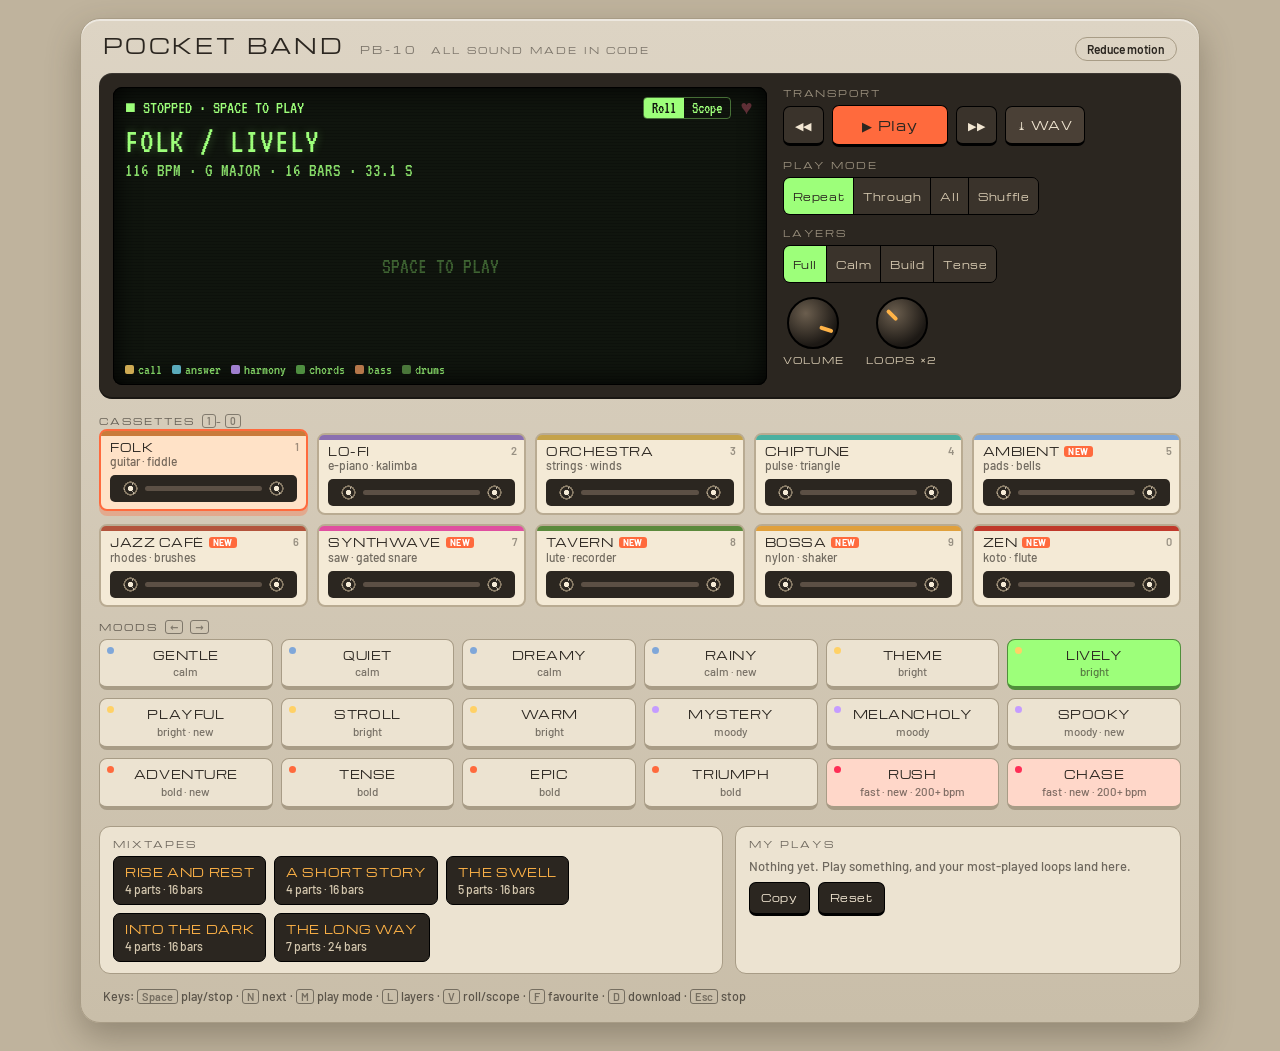
<file: src/index.html>
<!doctype html>
<!--
  Pocket Band: a tape-deck music player whose every sound is made in this page by the Web Audio API.
  No samples, no downloads: plucked strings, FM and acoustic pianos, mallets, winds, synths, drums
  made from noise, and a generated reverb. Each loop is rendered offline, folded into a seamless
  16-bar loop, then loudness-matched (BS.1770 gated), so every style and mood plays equally loud.
-->
<html lang="en">
<head>
<meta charset="utf-8">
<meta name="viewport" content="width=device-width, initial-scale=1">
<title>Pocket Band</title>
<meta name="description" content="A tape-deck music player whose every sound is made in code by the Web Audio API. No audio files, nothing to install.">
<meta property="og:type" content="website">
<meta property="og:url" content="https://ank-khoaho.github.io/pocket-band/">
<meta property="og:title" content="Pocket Band: all sound made in code">
<meta property="og:description" content="A tape-deck music player whose every sound is made in code by the Web Audio API. No audio files, nothing to install.">
<meta property="og:image" content="https://ank-khoaho.github.io/pocket-band/cover.png">
<meta property="og:image:width" content="1280">
<meta property="og:image:height" content="640">
<meta property="og:image:alt" content="The Pocket Band player, a tape deck, playing Synthwave">
<meta name="twitter:card" content="summary_large_image">
<link rel="icon" href="data:image/svg+xml,%3Csvg xmlns=%22http://www.w3.org/2000/svg%22 viewBox=%220 0 512 512%22 width=%22512%22 height=%22512%22%3E %3Ctitle%3Epocket-band: a cassette%3C/title%3E %3Crect width=%22512%22 height=%22512%22 rx=%22112%22 fill=%22%232b2620%22/%3E %3Crect x=%2256%22 y=%22128%22 width=%22400%22 height=%22256%22 rx=%2228%22 fill=%22%23f4ead6%22/%3E %3Crect x=%2256%22 y=%22164%22 width=%22400%22 height=%2244%22 fill=%22%23ff6a3d%22/%3E %3Crect x=%22128%22 y=%22236%22 width=%22256%22 height=%2284%22 rx=%2242%22 fill=%22%2310150e%22/%3E %3Ccircle cx=%22190%22 cy=%22278%22 r=%2230%22 fill=%22%239dff7a%22/%3E %3Ccircle cx=%22322%22 cy=%22278%22 r=%2230%22 fill=%22%239dff7a%22/%3E %3Ccircle cx=%22190%22 cy=%22278%22 r=%2211%22 fill=%22%2310150e%22/%3E %3Ccircle cx=%22322%22 cy=%22278%22 r=%2211%22 fill=%22%2310150e%22/%3E %3Cpath d=%22M136 384 L164 344 L348 344 L376 384 Z%22 fill=%22%23c9bea9%22/%3E %3C/svg%3E">
<link href="https://fonts.googleapis.com/css2?family=Michroma&family=VT323&family=Barlow:wght@400;500;600;700&display=swap" rel="stylesheet">
<link rel="stylesheet" href="deck.css">
</head>
<body>
<main class="unit" aria-label="Pocket Band player">
  <header class="brand">
    <h1>Pocket&nbsp;Band <span class="model">PB-10</span></h1>
    <p class="tagline">All sound made in code</p>
    <button class="chip" id="rm" aria-pressed="false" title="Stop the scrolling roll and the turning reels">Reduce motion</button>
  </header>

  <section class="deck" aria-label="Deck">
    <div class="lcd" id="lcdPanel">
      <div class="lcd-top">
        <span id="nowStatus" aria-live="polite">Press play, or pick a cassette and a mood</span>
        <span class="lcd-tools">
          <span class="view" role="group" aria-label="Display">
            <button id="viewRoll" aria-pressed="true">Roll</button><button id="viewScope" aria-pressed="false">Scope</button>
          </span>
          <button id="fav" class="fav" aria-pressed="false" aria-label="Favourite this loop" title="Favourite (F)">♥</button>
        </span>
      </div>
      <div id="nowTitle" class="lcd-title">FOLK / LIVELY</div>
      <div id="nowMeta" class="lcd-meta"></div>
      <canvas id="lcd" aria-label="Piano roll or oscilloscope of the playing loop"></canvas>
      <div id="legend" class="lcd-legend" aria-hidden="true"></div>
    </div>

    <div class="controls">
      <div class="ctl">
        <span class="lab" id="tLab">Transport</span>
        <div class="row" role="group" aria-labelledby="tLab">
          <button class="key" id="prev" aria-label="Previous mood">◀◀</button>
          <button class="key play" id="play" aria-pressed="false">▶ Play</button>
          <button class="key" id="next" aria-label="Next mood" title="Next (N)">▶▶</button>
          <button class="key wav" id="wav" title="Download this loop as a WAV (D)">⤓ WAV</button>
        </div>
      </div>
      <div class="ctl">
        <span class="lab" id="mLab">Play mode</span>
        <div class="sw" role="group" aria-labelledby="mLab">
          <button data-mode="one" title="Loop one mood">Repeat</button><button data-mode="next" title="Every mood of this cassette">Through</button><button data-mode="all" title="Every mood, then the next cassette">All</button><button data-mode="shuffle" title="A random cassette and mood each time">Shuffle</button>
        </div>
      </div>
      <div class="ctl">
        <span class="lab" id="lLab">Layers</span>
        <div class="sw" role="group" aria-labelledby="lLab">
          <button data-layer="full">Full</button><button data-layer="calm">Calm</button><button data-layer="build">Build</button><button data-layer="tense">Tense</button>
        </div>
      </div>
      <div class="knobs">
        <div class="knobw"><div class="knob" id="knobVol" role="slider" tabindex="0" aria-label="Volume" aria-valuemin="0" aria-valuemax="100" aria-valuenow="90"></div><span>Volume</span></div>
        <div class="knobw"><div class="knob" id="knobLoops" role="slider" tabindex="0" aria-label="Loops before the next mood" aria-valuemin="1" aria-valuemax="4" aria-valuenow="2"></div><span id="loopsLab">Loops ×2</span></div>
      </div>
    </div>
  </section>

  <section class="shelf" aria-labelledby="sLab">
    <h2 class="lab" id="sLab">Cassettes <kbd>1</kbd>–<kbd>0</kbd></h2>
    <div class="tapes" id="tapes"></div>
  </section>

  <section class="moods" aria-labelledby="pLab">
    <h2 class="lab" id="pLab">Moods <kbd>←</kbd> <kbd>→</kbd></h2>
    <div class="pads" id="pads"></div>
  </section>

  <div class="bottom">
    <section class="panel" aria-labelledby="xLab">
      <h2 class="lab" id="xLab">Mixtapes</h2>
      <div class="mixes" id="mixes"></div>
    </section>
    <section class="panel" aria-labelledby="yLab">
      <h2 class="lab" id="yLab">My plays <span id="favCount"></span></h2>
      <ol id="plays" class="plays"></ol>
      <p id="playsEmpty" class="empty">Nothing yet. Play something, and your most-played loops land here.</p>
      <div class="row">
        <button class="key small" id="copyPlays">Copy</button>
        <button class="key small" id="resetPlays">Reset</button>
      </div>
    </section>
  </div>

  <p class="keys">Keys: <kbd>Space</kbd> play/stop · <kbd>N</kbd> next · <kbd>M</kbd> play mode · <kbd>L</kbd> layers · <kbd>V</kbd> roll/scope · <kbd>F</kbd> favourite · <kbd>D</kbd> download · <kbd>Esc</kbd> stop</p>
</main>

<script src="engine.js"></script>
<script src="instruments.js"></script>
<script src="styles/folk.js"></script>
<script src="styles/lofi.js"></script>
<script src="styles/orch.js"></script>
<script src="styles/chip.js"></script>
<script src="styles/ambient.js"></script>
<script src="styles/jazz.js"></script>
<script src="styles/synthwave.js"></script>
<script src="styles/tavern.js"></script>
<script src="styles/bossa.js"></script>
<script src="styles/zen.js"></script>
<script src="player.js"></script>
<script src="deck.js"></script>
</body>
</html>
</file>
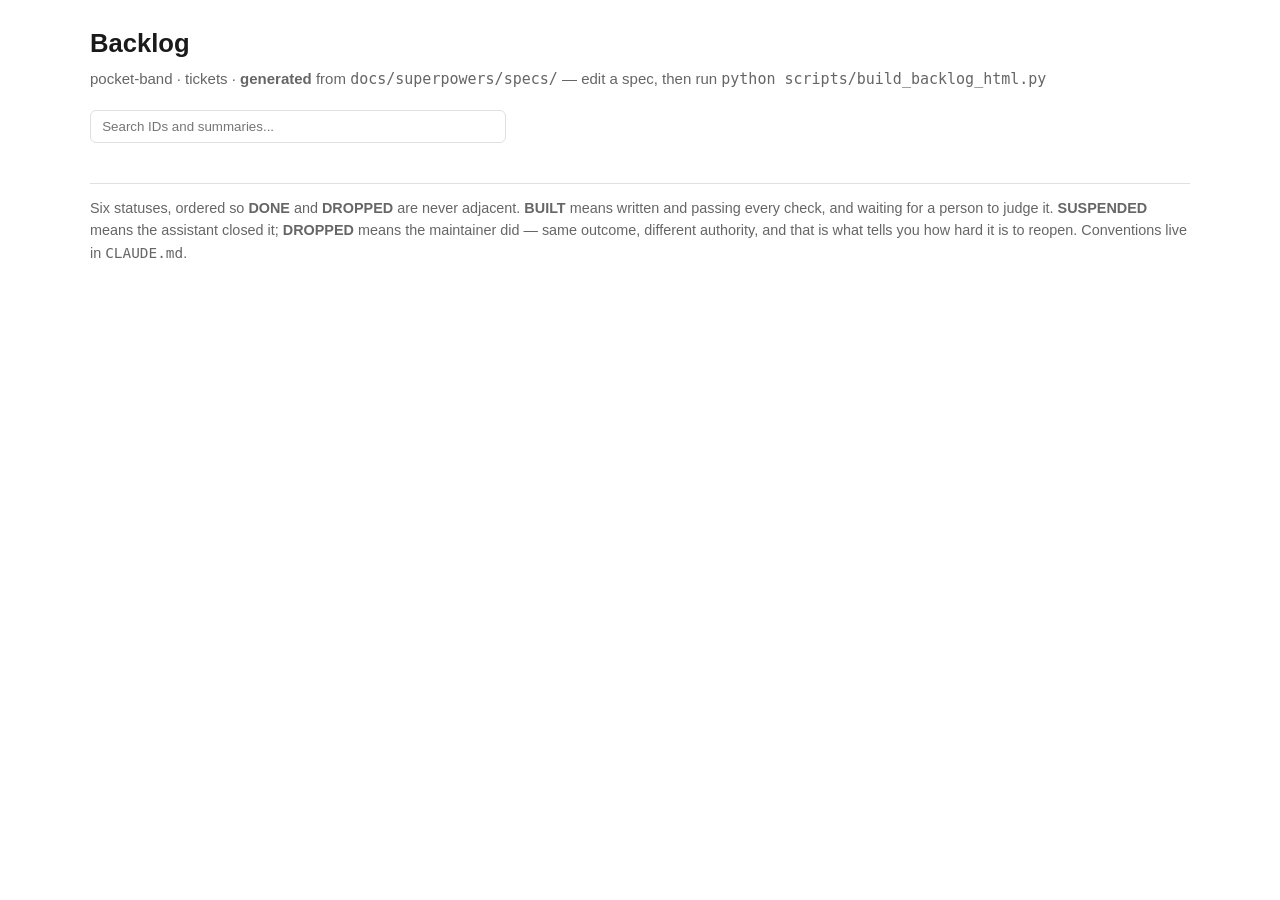
<file: scripts/backlog_template.html>
<!doctype html>
<html lang="en"><head><meta charset="utf-8">
<meta name="viewport" content="width=device-width,initial-scale=1">
<title>pocket-band backlog</title>
<style>
:root{--bg:#fff;--fg:#1a1a1a;--mut:#666;--line:#e0e0e0;
      --open:#b45309;--accepted:#2563eb;--built:#7c3aed;--done:#15803d;--suspended:#6b6b70;--dropped:#b91c1c}
@media (prefers-color-scheme:dark){:root{--bg:#161616;--fg:#e8e8e8;--mut:#999;--line:#333;
      --open:#d97706;--accepted:#3b82f6;--built:#a855f7;--done:#16a34a;--suspended:#9d9da3;--dropped:#ef4444}}
*{box-sizing:border-box}
body{margin:0;padding:1.5rem;background:var(--bg);color:var(--fg);
     font:15px/1.55 -apple-system,Segoe UI,Roboto,sans-serif}
.wrap{max-width:1100px;margin:0 auto}
h1{font-size:1.6rem;margin:0 0 .2rem}
.sub{color:var(--mut);margin:0 0 1.2rem}
#q{width:100%;max-width:26rem;padding:.5rem .7rem;border:1px solid var(--line);
   border-radius:6px;background:var(--bg);color:var(--fg);margin-bottom:1rem}
details.group{border:1px solid var(--line);border-radius:8px;margin-bottom:.8rem}
summary{cursor:pointer;padding:.6rem .9rem;font-weight:600}
.count{color:var(--mut);font-weight:400}
table{width:100%;border-collapse:collapse}
th,td{text-align:left;padding:.45rem .9rem;border-top:1px solid var(--line);vertical-align:top}
th{color:var(--mut);font-weight:500;font-size:.85rem}
td.id{white-space:nowrap;font-family:ui-monospace,Consolas,monospace}
td.sec{white-space:nowrap;color:var(--mut);font-size:.9rem}
a{color:inherit}
.chip{display:inline-block;padding:.05rem .5rem;border-radius:999px;
      font-size:.78rem;color:#fff;white-space:nowrap}
.chip-open{background:var(--open)}.chip-accepted{background:var(--accepted)}
.chip-built{background:var(--built)}.chip-done{background:var(--done)}
.chip-suspended{background:var(--suspended)}.chip-dropped{background:var(--dropped)}
.chip-unknown{background:#e11d48}
footer{color:var(--mut);font-size:.9rem;margin-top:1.5rem;border-top:1px solid var(--line);
       padding-top:.8rem}
</style></head>
<body>
<div class="wrap">
<h1>Backlog</h1>
<p class="sub">pocket-band &middot; <!--COUNT--> tickets &middot; <strong>generated</strong> from <code>docs/superpowers/specs/</code> &mdash; edit a spec, then run <code>python scripts/build_backlog_html.py</code></p>
<input type="search" id="q" placeholder="Search IDs and summaries...">
<!--GROUPS-->
<footer>
Six statuses, ordered so <strong>DONE</strong> and <strong>DROPPED</strong> are never adjacent.
<strong>BUILT</strong> means written and passing every check, and waiting for a person to judge it.
<strong>SUSPENDED</strong> means the assistant closed it; <strong>DROPPED</strong> means the
maintainer did &mdash; same outcome, different authority, and that is what tells you how hard it
is to reopen. Conventions live in <code>CLAUDE.md</code>.
</footer>
</div>
<script id="backlog-filter">
/* Additive only. Every row above is already in the markup, so if this throws
   the page still renders all of them and a plain-text search for any ticket
   ID in BACKLOG.html still hits. That is deliberate: the page this replaced
   kept its rows in a JS array, and one bad string literal rendered it empty
   -- which looks exactly like a backlog with nothing in it. */
try {
  document.getElementById("q").addEventListener("input", function (e) {
    var q = e.target.value.trim().toLowerCase();
    document.querySelectorAll("details.group").forEach(function (g) {
      var hits = 0;
      g.querySelectorAll("tbody tr").forEach(function (tr) {
        var show = !q || tr.textContent.toLowerCase().indexOf(q) !== -1;
        tr.style.display = show ? "" : "none";
        if (show) { hits++; }
      });
      g.style.display = hits ? "" : "none";
      if (q && hits) { g.open = true; }
    });
  });
} catch (e) { /* rows are in the markup; search is a convenience, not the page */ }
</script>
</body></html>
</file>
<file: src/deck.css>
/* Pocket Band -- the tape deck. A warm grey case, a dark deck, one green phosphor display. */
:root{
  --room:#bfb39d; --case:#d8cfbf; --case-lo:#c9bea9; --case-edge:#a89c86;
  --deck:#2b2620; --deck-key:#3a332b; --ink:#2b2620; --silk:#d6c9b0;
  --amber:#ffb347; --orange:#ff6a3d; --paper:#f4ead6;
  --lcd:#10150e; --phos:#9dff7a; --phos-dim:#9dff7a66;
  --pad:#ece3d1; --pad-on:#9dff7a; --fast:#ffd7c9;
  --display:"Michroma","Eurostile","Arial Narrow",sans-serif;
  --readout:"VT323","Courier New",monospace;
  --text:"Barlow",system-ui,sans-serif;
}
*{box-sizing:border-box}
html,body{margin:0;background:var(--room);color:var(--ink);font:500 15px/1.4 var(--text)}
body{padding:18px 16px 28px;overflow-x:hidden}
button{font:inherit;color:inherit;cursor:pointer}
:focus-visible{outline:2px solid var(--orange);outline-offset:2px}
kbd{font:600 11px var(--text);border:1px solid currentColor;border-radius:3px;padding:0 4px;opacity:.75}

/* ---------- the case ---------- */
.unit{max-width:1120px;margin:0 auto;background:linear-gradient(#ddd4c4,var(--case-lo));border:1px solid var(--case-edge);border-radius:20px;
  padding:16px 18px 18px;box-shadow:inset 0 2px 0 #fff7,0 14px 34px #3a2f2055}
.brand{display:flex;align-items:baseline;gap:14px;flex-wrap:wrap;margin:0 4px 12px}
.brand h1{font:400 20px/1 var(--display);letter-spacing:.14em;margin:0;text-transform:uppercase}
.brand .model{font-size:10px;letter-spacing:.25em;opacity:.55;margin-left:6px}
.tagline{margin:0;font:400 9px var(--display);letter-spacing:.24em;text-transform:uppercase;opacity:.55;flex:1}
.chip{background:transparent;border:1px solid var(--case-edge);border-radius:99px;padding:4px 11px;font:600 12px var(--text)}
.chip[aria-pressed="true"]{background:var(--ink);color:var(--paper);border-color:var(--ink)}
.lab{display:block;font:400 9px var(--display);letter-spacing:.22em;text-transform:uppercase;margin:0 0 6px;opacity:.65}
.lab kbd{font-size:10px;letter-spacing:0;margin-left:2px}

/* ---------- the deck ---------- */
.deck{background:var(--deck);border-radius:13px;padding:14px;display:grid;grid-template-columns:minmax(0,1.7fr) minmax(0,1fr);gap:16px;
  box-shadow:inset 0 1px 0 #ffffff14,inset 0 -2px 0 #0006}
.lcd{position:relative;background:var(--lcd);border-radius:9px;padding:10px 12px 8px;color:var(--phos);overflow:hidden;min-width:0;
  box-shadow:inset 0 0 26px #000,inset 0 0 0 1px #000}
.lcd:after{content:"";position:absolute;inset:0;pointer-events:none;background:repeating-linear-gradient(0deg,#0000 0 2px,#0000002e 2px 3px);border-radius:9px}
.lcd-top{display:flex;justify-content:space-between;align-items:center;gap:10px;font:400 18px/1 var(--readout);position:relative;z-index:1}
#nowStatus{white-space:nowrap;overflow:hidden;text-overflow:ellipsis;min-width:0}
.lcd-tools{display:flex;gap:8px;align-items:center;flex:none}
.view{display:flex;border:1px solid var(--phos-dim);border-radius:4px;overflow:hidden}
.view button{background:none;border:0;color:var(--phos);font:400 16px/1 var(--readout);padding:2px 8px}
.view button[aria-pressed="true"]{background:var(--phos);color:var(--lcd)}
.fav{background:none;border:0;font-size:20px;line-height:1;color:#ff6a8a55;padding:0 2px}
.fav[aria-pressed="true"]{color:#ff6a8a;text-shadow:0 0 8px #ff6a8a99}
.lcd-title{font:400 34px/1.05 var(--readout);letter-spacing:.03em;margin-top:6px;text-shadow:0 0 10px #9dff7a55;position:relative;z-index:1;
  white-space:nowrap;overflow:hidden;text-overflow:ellipsis}
.lcd-meta{font:400 19px/1.1 var(--readout);opacity:.85;min-height:21px;position:relative;z-index:1}
#lcd{display:block;width:100%;height:170px;margin-top:6px}
.lcd-legend{display:flex;gap:10px;flex-wrap:wrap;font:400 15px/1 var(--readout);opacity:.8;margin-top:4px;position:relative;z-index:1}
.lcd-legend i{display:inline-block;width:9px;height:9px;border-radius:2px;margin-right:4px}

.controls{display:flex;flex-direction:column;gap:12px;color:var(--silk);min-width:0}
.controls .lab{color:var(--silk)}
.row{display:flex;gap:8px;align-items:center;flex-wrap:wrap}
.key{background:var(--deck-key);color:#f1e6d2;border:1px solid #000;border-bottom-width:3px;border-radius:7px;font:400 11px var(--display);
  letter-spacing:.06em;padding:9px 11px;min-height:40px;transition:transform .06s}
.key:active{transform:translateY(2px);border-bottom-width:1px}
.key.play{background:var(--orange);color:var(--ink);font-size:13px;padding:10px 16px;min-width:116px}
.key.play[aria-pressed="true"]{background:var(--amber)}
.key.wav{background:#4a4036}
.key.small{background:var(--deck);font-size:10px;min-height:34px;padding:7px 11px}
.sw{display:flex;border:1px solid #000;border-radius:7px;overflow:hidden;width:max-content;max-width:100%}
.sw button{background:var(--deck-key);border:0;border-right:1px solid #000;color:var(--silk);font:400 10px var(--display);letter-spacing:.06em;padding:9px 9px;min-height:36px}
.sw button:last-child{border-right:0}
.sw button[aria-pressed="true"]{background:var(--phos);color:var(--ink)}
.knobs{display:flex;gap:22px;align-items:flex-end;margin-top:2px}
.knobw{display:flex;flex-direction:column;align-items:center;gap:5px;font:400 9px var(--display);letter-spacing:.14em;text-transform:uppercase}
.knob{--a:0deg;width:52px;height:52px;border-radius:50%;background:radial-gradient(circle at 35% 30%,#6b5e4e,#1d1915 70%);border:2px solid #000;position:relative;touch-action:none;cursor:ns-resize}
.knob:after{content:"";position:absolute;left:calc(50% - 2px);top:5px;width:4px;height:14px;border-radius:2px;background:var(--amber);transform-origin:2px 21px;transform:rotate(var(--a))}

/* ---------- the shelf: cassettes ---------- */
.shelf{margin-top:16px}
.tapes{display:grid;grid-template-columns:repeat(5,minmax(0,1fr));gap:9px}
.tape{position:relative;text-align:left;background:var(--paper);border:2px solid #b9ab92;border-radius:8px;padding:9px 9px 7px;transition:transform .12s,box-shadow .12s}
.tape:hover{border-color:#8e8170}
.tape[aria-pressed="true"]{border-color:var(--orange);background:#ffe2c7;transform:translateY(-4px);box-shadow:0 5px 0 #ff6a3d55}
.tape .stripe{position:absolute;left:0;right:0;top:0;height:5px;border-radius:6px 6px 0 0}
.tape .nm{display:block;font:400 10.5px/1.2 var(--display);letter-spacing:.05em;text-transform:uppercase;margin-top:2px;white-space:nowrap;overflow:hidden;text-overflow:ellipsis}
.tape .sh{display:block;font:500 12px var(--text);opacity:.65}
.tape .n{position:absolute;right:7px;top:9px;font:600 11px var(--text);opacity:.45}
.tape .new{display:inline-block;font:700 9px var(--text);background:var(--orange);color:#fff;border-radius:3px;padding:0 4px;margin-left:5px;vertical-align:1px;letter-spacing:.04em}
.reels{display:flex;justify-content:space-between;align-items:center;margin-top:7px;background:var(--deck);border-radius:5px;padding:5px 12px}
.reel{width:17px;height:17px;border-radius:50%;background:radial-gradient(var(--paper) 22%,var(--deck) 24% 44%,#8a7d68 46% 58%,var(--deck) 60%);position:relative}
.reel:after{content:"";position:absolute;inset:2px;border-radius:50%;background:conic-gradient(#0000 0 20deg,#f4ead6aa 20deg 30deg,#0000 30deg 140deg,#f4ead6aa 140deg 150deg,#0000 150deg 260deg,#f4ead6aa 260deg 270deg,#0000 270deg)}
.reels .window{flex:1;height:5px;margin:0 6px;border-radius:3px;background:#5c5045}
.tape.spinning .reel{animation:spin 1.6s linear infinite}
@keyframes spin{to{transform:rotate(360deg)}}

/* ---------- moods: pads ---------- */
.moods{margin-top:14px}
.pads{display:grid;grid-template-columns:repeat(6,minmax(0,1fr));gap:8px}
.pad{position:relative;background:var(--pad);border:1px solid var(--case-edge);border-bottom-width:4px;border-radius:8px;padding:10px 4px 8px;text-align:center;
  font:400 10.5px/1.2 var(--display);letter-spacing:.05em;text-transform:uppercase;transition:transform .06s}
.pad:active{transform:translateY(2px);border-bottom-width:2px}
.pad.fast{background:var(--fast)}
.pad[aria-pressed="true"]{background:var(--pad-on);border-color:#4f8f3a}
.pad .dot{position:absolute;left:7px;top:7px;width:7px;height:7px;border-radius:50%}
.pad .g{display:block;font:500 11.5px var(--text);text-transform:none;letter-spacing:0;opacity:.6;margin-top:2px}

/* ---------- bottom: mixtapes and my plays ---------- */
.bottom{display:grid;grid-template-columns:minmax(0,1.4fr) minmax(0,1fr);gap:12px;margin-top:16px}
.panel{background:var(--pad);border:1px solid var(--case-edge);border-radius:11px;padding:11px 13px}
.mixes{display:flex;gap:8px;flex-wrap:wrap}
.mixtape{background:var(--deck);color:var(--amber);border:1px solid #000;border-radius:7px;padding:8px 11px;text-align:left;max-width:100%}
.mixtape b{display:block;font:400 10.5px var(--display);letter-spacing:.06em;text-transform:uppercase;font-weight:400}
.mixtape span{display:block;font:500 12px var(--text);color:var(--silk);margin-top:2px}
.mixtape[aria-pressed="true"]{background:var(--amber);color:var(--ink)}
.mixtape[aria-pressed="true"] span{color:var(--ink)}
.plays{margin:0 0 8px;padding-left:22px;font:500 14px/1.6 var(--text)}
.plays .t{opacity:.6;margin-left:6px}
.plays .h{color:#d4325a;margin-left:4px}
.empty{margin:0 0 8px;font:500 13px var(--text);opacity:.65}
#favCount{color:#d4325a;letter-spacing:.1em}
.keys{margin:14px 4px 0;font:500 12.5px var(--text);opacity:.7}

/* ---------- narrow screens ---------- */
@media (max-width:900px){.tapes{grid-template-columns:repeat(5,minmax(0,1fr))}.pads{grid-template-columns:repeat(4,minmax(0,1fr))}}
@media (max-width:760px){
  body{padding:10px 16px 20px}
  .unit{padding:12px;border-radius:16px}
  .deck{grid-template-columns:minmax(0,1fr)}
  .tapes{display:flex;overflow-x:auto;scroll-snap-type:x mandatory;padding:6px 2px 8px}
  .tape{flex:0 0 150px;scroll-snap-align:start}
  .tape .n{display:none}
  .pads{grid-template-columns:repeat(3,minmax(0,1fr))}
  .pad{font-size:9px;letter-spacing:.01em;padding:14px 3px 7px;overflow:hidden}
  .pad .dot{left:6px;top:5px;width:6px;height:6px}
  .pad .g{font-size:11px}
  .bottom{grid-template-columns:minmax(0,1fr)}
  .lcd-title{font-size:28px}
  #lcd{height:140px}
}
@media (prefers-reduced-motion:reduce){.tape.spinning .reel{animation:none}}
.rm .tape.spinning .reel{animation:none}
</file>
